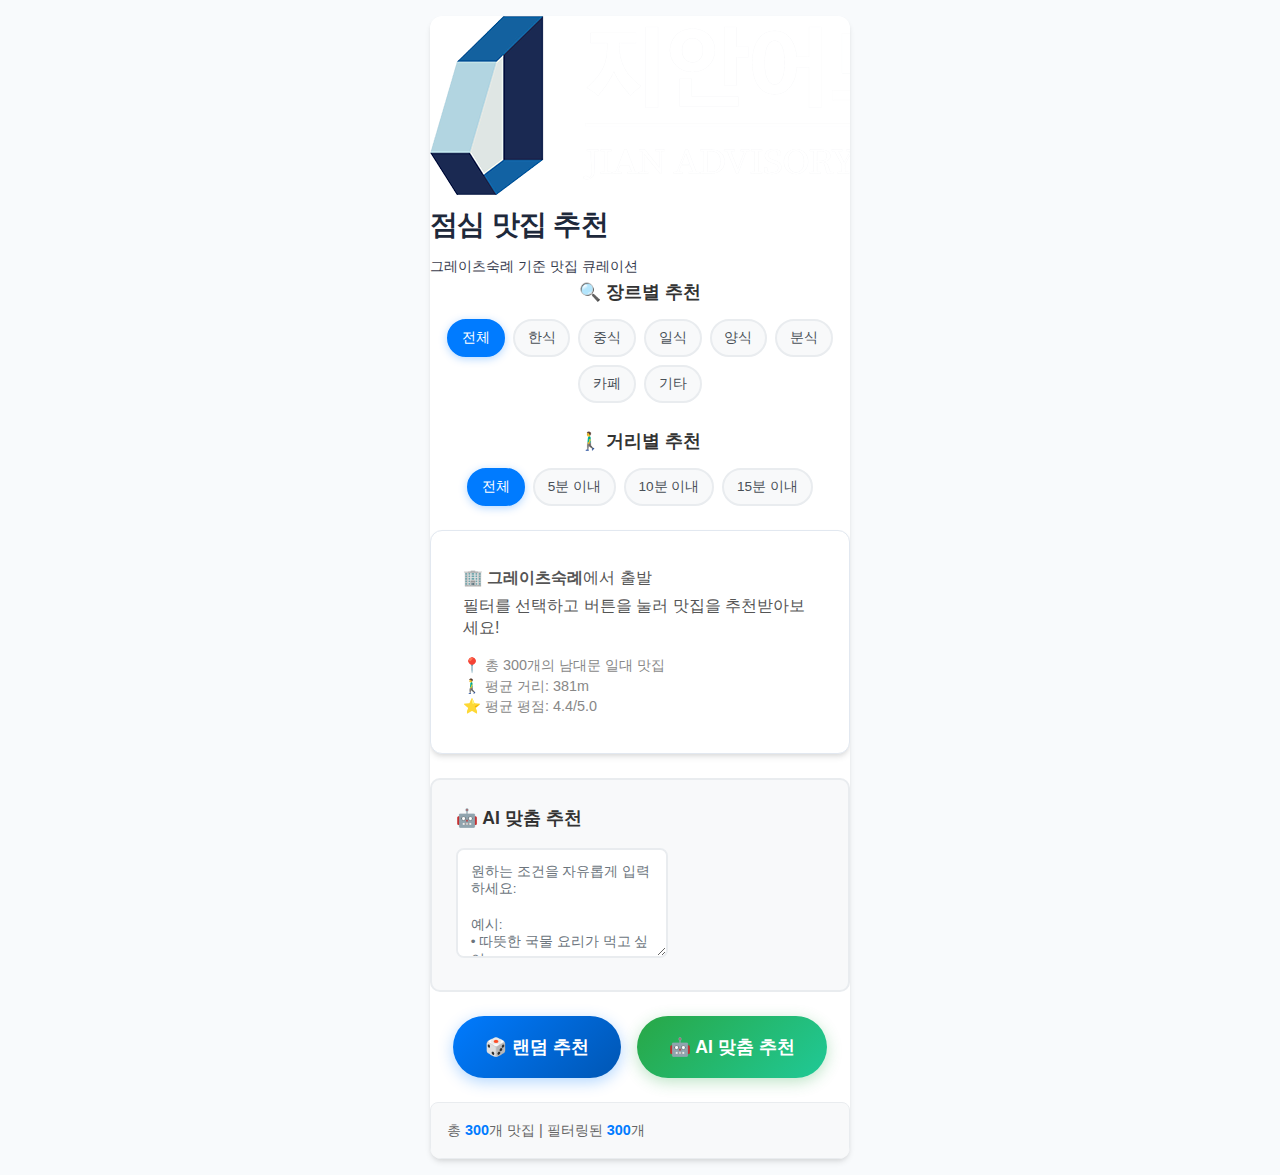
<file: index.html>
<!DOCTYPE html>
<html lang="ko">
<head>
    <meta charset="UTF-8">
    <meta name="viewport" content="width=device-width, initial-scale=1.0">
    <title>점심 맛집 추천기 - 그레이츠숙례 기준</title>
    <link rel="stylesheet" href="style.css">
</head>
<body>
    <div class="container">
        <header class="app-header">
            <div class="logo-section">
                <img src="Jian.png" alt="Jian Logo" class="logo">
                <div class="header-text">
                    <h1>점심 맛집 추천</h1>
                    <p class="subtitle">그레이츠숙례 기준 맛집 큐레이션</p>
                </div>
            </div>
        </header>
        
        <!-- 장르 필터 -->
        <div class="filter-section">
            <h3>🔍 장르별 추천</h3>
            <div class="genre-filters">
                <button class="genre-btn active" data-genre="all">전체</button>
                <button class="genre-btn" data-genre="한식">한식</button>
                <button class="genre-btn" data-genre="중식">중식</button>
                <button class="genre-btn" data-genre="일식">일식</button>
                <button class="genre-btn" data-genre="양식">양식</button>
                <button class="genre-btn" data-genre="분식/간식">분식</button>
                <button class="genre-btn" data-genre="카페/디저트">카페</button>
                <button class="genre-btn" data-genre="기타">기타</button>
            </div>
        </div>
        
        <!-- 거리 필터 -->
        <div class="filter-section">
            <h3>🚶‍♂️ 거리별 추천</h3>
            <div class="distance-filters">
                <button class="distance-btn active" data-distance="all">전체</button>
                <button class="distance-btn" data-distance="5">5분 이내</button>
                <button class="distance-btn" data-distance="10">10분 이내</button>
                <button class="distance-btn" data-distance="15">15분 이내</button>
            </div>
        </div>
        
        <!-- 결과 카드 -->
        <div class="card" id="result-card">
            <p>필터를 선택하고 버튼을 눌러 맛집을 추천받아보세요!</p>
        </div>
        
        <!-- AI 프롬프트 입력 -->
        <div class="ai-prompt-section">
            <h3>🤖 AI 맞춤 추천</h3>
            <div class="prompt-input-group">
                <textarea
                    id="user-prompt"
                    placeholder="원하는 조건을 자유롭게 입력하세요:

예시:
• 따뜻한 국물 요리가 먹고 싶어
• 매운 음식 못 먹어서 순한 맛 한식 추천
• 데이트하기 좋은 분위기 있는 곳
• 저렴하고 양 많은 중국집
• 커피랑 디저트 먹을 수 있는 카페"
                    rows="4"></textarea>
            </div>
        </div>

        <!-- 추천 버튼들 -->
        <div class="button-group">
            <button id="pick-button">🎲 랜덤 추천</button>
            <button id="ai-button" class="ai-button">🤖 AI 맞춤 추천</button>
        </div>
        
        <!-- 통계 -->
        <div class="stats" id="stats">
            <p>총 <span id="total-count">0</span>개 맛집 | 필터링된 <span id="filtered-count">0</span>개</p>
        </div>
    </div>

    <!-- AI 로딩 표시 -->
    <div id="ai-loading" style="display: none; text-align: center; padding: 2rem;">
        <p>🤖 AI가 맞춤 추천을 생성 중입니다...</p>
        <div class="loading-spinner"></div>
    </div>

    <script src="config.js"></script>
    <script src="gemini-api.js"></script>
    <script src="script.js"></script>
</body>
</html>
</file>
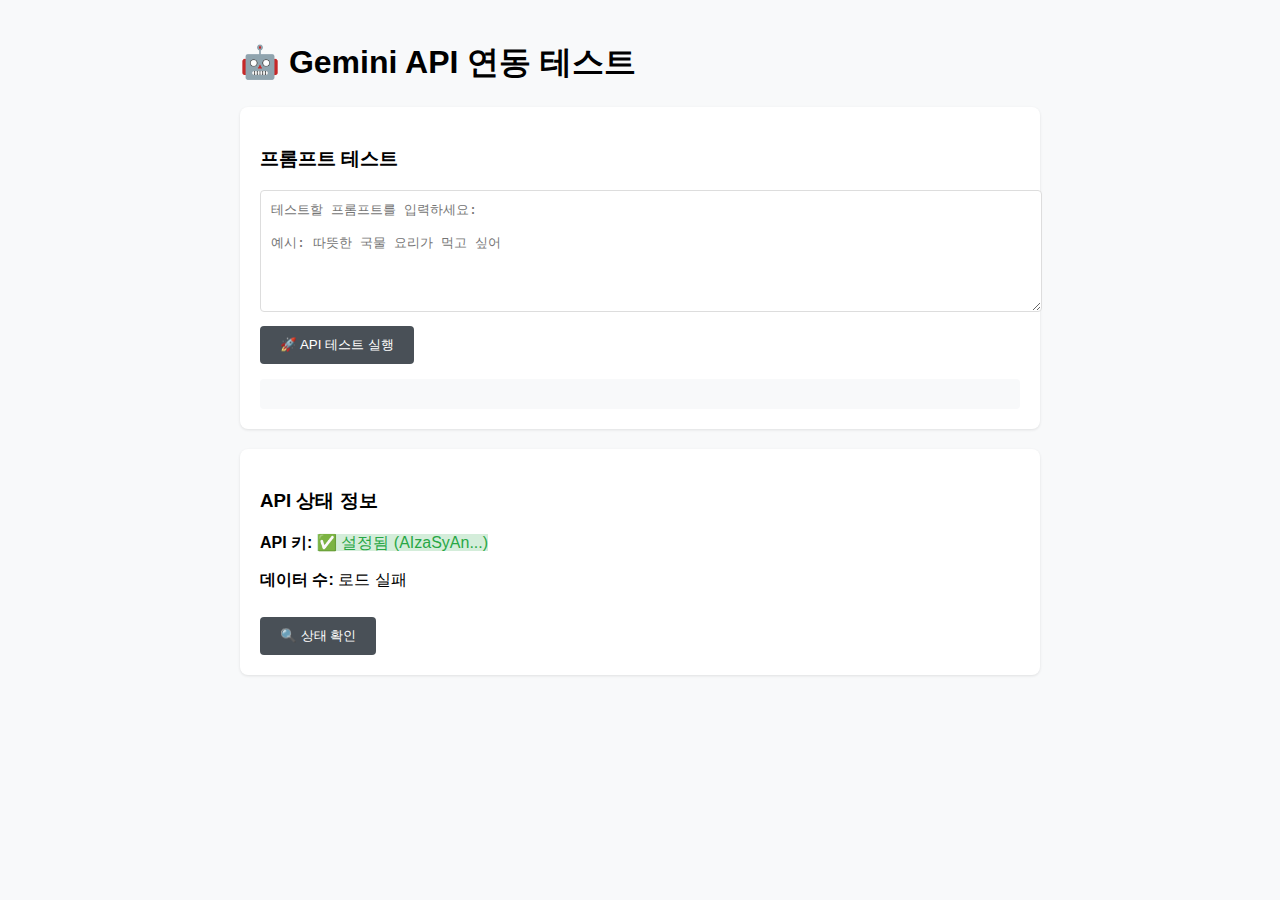
<file: test_gemini.html>
<!DOCTYPE html>
<html lang="ko">
<head>
    <meta charset="UTF-8">
    <meta name="viewport" content="width=device-width, initial-scale=1.0">
    <title>Gemini API 테스트</title>
    <style>
        body {
            font-family: -apple-system, BlinkMacSystemFont, sans-serif;
            max-width: 800px;
            margin: 0 auto;
            padding: 20px;
            background: #f8f9fa;
        }
        .test-section {
            background: white;
            padding: 20px;
            border-radius: 8px;
            margin-bottom: 20px;
            box-shadow: 0 1px 3px rgba(0,0,0,0.1);
        }
        textarea {
            width: 100%;
            min-height: 100px;
            padding: 10px;
            border: 1px solid #ddd;
            border-radius: 4px;
        }
        button {
            background: #495057;
            color: white;
            border: none;
            padding: 10px 20px;
            border-radius: 4px;
            cursor: pointer;
            margin-top: 10px;
        }
        button:hover { background: #343a40; }
        #result {
            background: #f8f9fa;
            padding: 15px;
            border-radius: 4px;
            margin-top: 15px;
            white-space: pre-wrap;
        }
        .loading { color: #666; font-style: italic; }
        .error { color: #dc3545; background: #f8d7da; }
        .success { color: #28a745; background: #d4edda; }
    </style>
</head>
<body>
    <h1>🤖 Gemini API 연동 테스트</h1>

    <div class="test-section">
        <h3>프롬프트 테스트</h3>
        <textarea id="test-prompt" placeholder="테스트할 프롬프트를 입력하세요:

예시: 따뜻한 국물 요리가 먹고 싶어"></textarea>
        <button onclick="testGeminiAPI()">🚀 API 테스트 실행</button>
        <div id="result"></div>
    </div>

    <div class="test-section">
        <h3>API 상태 정보</h3>
        <p><strong>API 키:</strong> <span id="api-status">확인 중...</span></p>
        <p><strong>데이터 수:</strong> <span id="data-count">로딩 중...</span></p>
        <button onclick="checkStatus()">🔍 상태 확인</button>
    </div>

    <script src="config.js"></script>
    <script src="gemini-api.js"></script>
    <script>
        let testData = [];
        let geminiAI = null;

        // 페이지 로드 시 초기화
        document.addEventListener('DOMContentLoaded', async () => {
            await loadTestData();
            checkStatus();
        });

        // 테스트 데이터 로드
        async function loadTestData() {
            try {
                const response = await fetch('./unified_restaurant_datamart.jsonl');
                const text = await response.text();
                testData = text.trim().split('\\n')
                    .filter(line => line.trim())
                    .map(line => JSON.parse(line));

                console.log('테스트 데이터 로드 완료:', testData.length + '개');
                document.getElementById('data-count').textContent = testData.length + '개 맛집';
            } catch (error) {
                console.error('데이터 로드 실패:', error);
                document.getElementById('data-count').textContent = '로드 실패';
            }
        }

        // API 상태 확인
        function checkStatus() {
            const apiKey = API_CONFIG.GEMINI_API_KEY;
            const statusElement = document.getElementById('api-status');

            if (apiKey && apiKey.length > 20) {
                statusElement.textContent = '✅ 설정됨 (' + apiKey.substring(0, 8) + '...)';
                statusElement.className = 'success';
                geminiAI = new GeminiRecommendation(apiKey);
            } else {
                statusElement.textContent = '❌ 미설정';
                statusElement.className = 'error';
            }
        }

        // Gemini API 테스트
        async function testGeminiAPI() {
            const resultDiv = document.getElementById('result');
            const prompt = document.getElementById('test-prompt').value.trim();

            if (!prompt) {
                resultDiv.innerHTML = '<div class="error">프롬프트를 입력해주세요.</div>';
                return;
            }

            if (!geminiAI) {
                resultDiv.innerHTML = '<div class="error">API 키가 설정되지 않았습니다.</div>';
                return;
            }

            if (testData.length === 0) {
                resultDiv.innerHTML = '<div class="error">테스트 데이터가 로드되지 않았습니다.</div>';
                return;
            }

            try {
                resultDiv.innerHTML = '<div class="loading">🤖 AI 응답 생성 중...</div>';

                console.log('API 테스트 시작:', {
                    prompt: prompt,
                    dataCount: testData.length,
                    apiKeyLength: geminiAI.apiKey.length
                });

                const startTime = Date.now();
                const recommendation = await geminiAI.getRecommendation(prompt, testData);
                const endTime = Date.now();

                console.log('API 응답 완료:', recommendation);

                resultDiv.innerHTML = `
                    <div class="success">
                        <h4>✅ API 테스트 성공!</h4>
                        <p><strong>소요 시간:</strong> ${endTime - startTime}ms</p>
                        <p><strong>추천 맛집:</strong> ${recommendation.restaurant.name}</p>
                        <p><strong>추천 이유:</strong> ${recommendation.reason}</p>
                        <p><strong>팁:</strong> ${recommendation.tips}</p>
                        <p><strong>AI 추천:</strong> ${recommendation.isAiRecommendation ? '✅' : '❌'}</p>
                    </div>
                `;

            } catch (error) {
                console.error('API 테스트 실패:', error);
                resultDiv.innerHTML = `
                    <div class="error">
                        <h4>❌ API 테스트 실패</h4>
                        <p><strong>오류:</strong> ${error.message}</p>
                        <p><strong>자세한 오류:</strong></p>
                        <pre>${error.stack || 'Stack trace not available'}</pre>
                    </div>
                `;
            }
        }
    </script>
</body>
</html>
</file>
<file: style.css>
/* Modern Foursquare-inspired Design */
:root {
    --primary-blue: #3b82f6;
    --secondary-blue: #1e40af;
    --accent-green: #10b981;
    --accent-red: #ef4444;
    --bg-light: #f8fafc;
    --bg-white: #ffffff;
    --text-primary: #1e293b;
    --text-secondary: #64748b;
    --shadow-card: 0 4px 6px -1px rgba(0, 0, 0, 0.1), 0 2px 4px -1px rgba(0, 0, 0, 0.06);
    --shadow-hover: 0 10px 15px -3px rgba(0, 0, 0, 0.1), 0 4px 6px -2px rgba(0, 0, 0, 0.05);
    --border-radius: 12px;
    --spacing-xs: 0.25rem;
    --spacing-sm: 0.5rem;
    --spacing-md: 1rem;
    --spacing-lg: 1.5rem;
    --spacing-xl: 2rem;
}

body {
    font-family: -apple-system, BlinkMacSystemFont, 'Segoe UI', Roboto, sans-serif;
    background: var(--bg-light);
    margin: 0;
    padding: var(--spacing-md);
    line-height: 1.6;
    color: var(--text-primary);
    min-height: 100vh;
    box-sizing: border-box;
}

.container {
    max-width: 420px;
    margin: 0 auto;
    background: var(--bg-white);
    border-radius: var(--border-radius);
    box-shadow: var(--shadow-card);
    overflow: hidden;
    position: relative;
}

/* Header Section */
.header {
    background: linear-gradient(135deg, var(--primary-blue) 0%, var(--secondary-blue) 100%);
    color: white;
    padding: var(--spacing-xl);
    text-align: center;
    position: relative;
}


h1 {
    margin: 0 0 var(--spacing-sm) 0;
    font-size: 1.75rem;
    font-weight: 700;
    letter-spacing: -0.025em;
}

.subtitle {
    font-size: 0.875rem;
    opacity: 0.9;
    margin: 0;
}

/* Brand logos */
.brand-logos {
    display: flex;
    justify-content: center;
    align-items: center;
    gap: var(--spacing-md);
    margin-bottom: var(--spacing-md);
}

.brand-logo {
    height: 50px;
    opacity: 0.9;
    transition: opacity 0.2s ease;
}

.brand-logo:hover {
    opacity: 1;
}

/* Content area */
.content {
    padding: var(--spacing-xl);
}

/* Restaurant card - Foursquare style */
.card {
    background: var(--bg-white);
    border-radius: var(--border-radius);
    box-shadow: var(--shadow-card);
    margin-bottom: var(--spacing-lg);
    padding: var(--spacing-xl);
    transition: all 0.2s ease;
    border: 1px solid #e2e8f0;
    position: relative;
    overflow: hidden;
}

.card::before {
    content: '';
    position: absolute;
    top: 0;
    left: 0;
    width: 4px;
    height: 100%;
    background: var(--primary-blue);
    transform: scaleY(0);
    transition: transform 0.2s ease;
    transform-origin: bottom;
}

.card:hover {
    transform: translateY(-2px);
    box-shadow: var(--shadow-hover);
}

.card.active::before {
    transform: scaleY(1);
}

.card.active {
    border-color: var(--primary-blue);
    box-shadow: var(--shadow-hover);
}

.card h2 {
    margin: 0 0 0.8rem 0;
    color: #333;
    font-size: 1.5rem;
}

.card p {
    margin: 0.3rem 0;
    color: #555;
    line-height: 1.4;
}

.card .genre {
    display: inline-block;
    background: #007bff;
    color: white;
    padding: 0.3rem 0.8rem;
    border-radius: 20px;
    font-size: 0.85rem;
    margin: 0.5rem 0;
}

.card .distance {
    color: #28a745;
    font-weight: bold;
}

.links-section {
    margin-top: 1rem;
    display: flex;
    gap: 0.5rem;
    flex-wrap: wrap;
    justify-content: center;
}

.card .naver-link a,
.card .dining-link a {
    background: #03c75a;
    color: white;
    text-decoration: none;
    padding: 0.6rem 1rem;
    border-radius: 5px;
    font-size: 0.9rem;
    transition: background 0.3s;
    display: inline-block;
    min-height: 36px;
    line-height: 1.2;
    box-sizing: border-box;
    display: inline-flex;
    align-items: center;
    justify-content: center;
}

.card .naver-link a:hover {
    background: #02a847;
}

.card .dining-link a {
    background: #ff6b35;
}

.card .dining-link a:hover {
    background: #e55a2b;
}

/* AI 프롬프트 섹션 */
.ai-prompt-section {
    margin-bottom: 1.5rem;
    background: #f8f9fa;
    padding: 1.5rem;
    border-radius: 10px;
    border: 2px solid #e9ecef;
}

.ai-prompt-section h3 {
    margin: 0 0 1rem 0;
    color: #333;
    font-size: 1.1rem;
}

.prompt-input-group {
    margin-bottom: 0;
}

.textarea-container {
    position: relative;
    display: flex;
    align-items: flex-start;
    gap: 8px;
}

#user-prompt {
    flex: 1;
    min-height: 50px;
    padding: 0.8rem;
    border: 2px solid #e9ecef;
    border-radius: 8px;
    font-size: 0.9rem;
    font-family: inherit;
    line-height: 1.4;
    box-sizing: border-box;
    resize: vertical;
    transition: border-color 0.3s ease;
    background: white;
}


#user-prompt:focus {
    outline: none;
    border-color: #007bff;
    box-shadow: 0 0 0 3px rgba(0,123,255,0.1);
}

#user-prompt::placeholder {
    color: #6c757d;
    font-size: 0.85rem;
    line-height: 1.3;
}

/* Button group */
.button-group {
    display: flex;
    gap: 1rem;
    justify-content: center;
    flex-wrap: wrap;
    margin-bottom: 1.5rem;
}

#pick-button {
    background: linear-gradient(135deg, #007bff 0%, #0056b3 100%);
    color: white;
    border: none;
    padding: 1.2rem 2rem;
    font-size: 1.1rem;
    border-radius: 50px;
    cursor: pointer;
    transition: all 0.3s ease;
    box-shadow: 0 4px 15px rgba(0,123,255,0.3);
    font-weight: 600;
    min-width: 150px;
}

#pick-button:hover {
    background: linear-gradient(135deg, #0056b3 0%, #004085 100%);
    transform: translateY(-2px);
    box-shadow: 0 6px 20px rgba(0,123,255,0.4);
}

#pick-button:active {
    transform: translateY(0);
}

.ai-button {
    background: linear-gradient(135deg, #28a745 0%, #20c997 100%);
    color: white;
    border: none;
    padding: 1.2rem 2rem;
    font-size: 1.1rem;
    border-radius: 50px;
    cursor: pointer;
    transition: all 0.3s ease;
    box-shadow: 0 4px 15px rgba(40,167,69,0.3);
    font-weight: 600;
    min-width: 150px;
}

.ai-button:hover {
    background: linear-gradient(135deg, #20c997 0%, #17a2b8 100%);
    transform: translateY(-2px);
    box-shadow: 0 6px 20px rgba(40,167,69,0.4);
}

.stats {
    margin-top: 1.5rem;
    padding: 1rem;
    background: #f8f9fa;
    border-radius: 8px;
    border: 1px solid #e9ecef;
}

.stats p {
    margin: 0;
    color: #666;
    font-size: 0.9rem;
}

#total-count, #filtered-count {
    font-weight: bold;
    color: #007bff;
}

/* Filter sections */
.filter-section {
    margin-bottom: 1.5rem;
    text-align: center;
}

.filter-section h3 {
    margin: 0 0 0.8rem 0;
    color: #333;
    font-size: 1.1rem;
}

.genre-filters {
    display: flex;
    flex-wrap: wrap;
    gap: 0.5rem;
    justify-content: center;
    max-width: 500px;
    margin: 0 auto;
}

.distance-filters {
    display: flex;
    flex-wrap: wrap;
    gap: 0.5rem;
    justify-content: center;
}

.genre-btn, .distance-btn {
    background: #f8f9fa;
    border: 2px solid #e9ecef;
    color: #495057;
    padding: 0.5rem 0.8rem;
    border-radius: 25px;
    cursor: pointer;
    font-size: 0.85rem;
    transition: all 0.3s ease;
    white-space: nowrap;
    text-align: center;
    min-height: 36px;
    display: flex;
    align-items: center;
    justify-content: center;
}

.genre-btn:hover, .distance-btn:hover {
    background: #e9ecef;
    transform: translateY(-1px);
}

.genre-btn.active, .distance-btn.active {
    background: #007bff;
    border-color: #007bff;
    color: white;
    box-shadow: 0 2px 8px rgba(0,123,255,0.3);
}

/* Restaurant image */
.restaurant-image {
    width: 100%;
    max-width: 300px;
    height: 180px;
    object-fit: cover;
    border-radius: 10px;
    margin-bottom: 1rem;
    box-shadow: 0 4px 12px rgba(0,0,0,0.1);
}

.restaurant-image-placeholder {
    width: 100%;
    max-width: 300px;
    margin: 0 auto 1rem auto;
}

.image-placeholder {
    width: 100%;
    height: 120px;
    background: linear-gradient(135deg, #f8f9fa 0%, #e9ecef 100%);
    border-radius: 10px;
    display: flex;
    align-items: center;
    justify-content: center;
    font-size: 3rem;
    color: #6c757d;
    border: 2px dashed #dee2e6;
}

.rating-section {
    display: flex;
    align-items: center;
    justify-content: center;
    gap: 0.5rem;
    margin: 0.8rem 0;
}

.rating-stars {
    color: #ffc107;
    font-size: 1.2rem;
}

.rating-text {
    color: #666;
    font-size: 0.9rem;
}

.signature-menu {
    background: #28a745;
    color: white;
    padding: 0.3rem 0.8rem;
    border-radius: 15px;
    font-size: 0.85rem;
    margin: 0.5rem 0;
    display: inline-block;
}

.loading {
    animation: pulse 1.5s ease-in-out infinite;
}

@keyframes pulse {
    0% {
        opacity: 1;
    }
    50% {
        opacity: 0.5;
    }
    100% {
        opacity: 1;
    }
}

.error {
    color: #dc3545;
    background: #f8d7da;
    border-color: #f5c6cb;
}

.ai-recommendation {
    background: linear-gradient(135deg, #e8f5e8 0%, #f0f8ff 100%);
    border: 2px solid #28a745;
    border-radius: 12px;
    padding: 1.5rem;
    margin: 1rem 0;
}

.ai-badge {
    background: #28a745;
    color: white;
    padding: 0.3rem 0.8rem;
    border-radius: 15px;
    font-size: 0.8rem;
    display: inline-block;
    margin-bottom: 1rem;
}

.ai-reason {
    background: #f8f9fa;
    padding: 1rem;
    border-radius: 8px;
    margin: 1rem 0;
    border-left: 4px solid #28a745;
}

.ai-tips {
    background: #fff3cd;
    padding: 1rem;
    border-radius: 8px;
    margin: 1rem 0;
    border-left: 4px solid #ffc107;
}

/* 반응형 디자인 */
@media (max-width: 600px) {
    .genre-filters {
        display: flex;
        flex-wrap: wrap;
        gap: 0.4rem;
        justify-content: center;
        max-width: 400px;
    }

    .genre-btn {
        font-size: 0.8rem;
        padding: 0.4rem 0.6rem;
    }
}

@media (max-width: 480px) {
    .container {
        padding: 1.5rem;
        margin: 10px;
    }

    h1 {
        font-size: 1.6rem;
    }

    .card {
        padding: 1.5rem;
        min-height: 100px;
    }

    #pick-button, .ai-button {
        padding: 1rem 2rem;
        font-size: 1.1rem;
        min-width: 120px;
    }

    .ai-prompt-section {
        padding: 1rem;
    }

    #user-prompt {
        min-height: 60px;
        font-size: 0.85rem;
    }


    .genre-filters {
        display: flex;
        flex-wrap: wrap;
        gap: 0.4rem;
        justify-content: center;
        max-width: none;
    }

    .genre-btn {
        font-size: 0.75rem;
        padding: 0.4rem 0.6rem;
        min-height: 32px;
    }
}
</file>
